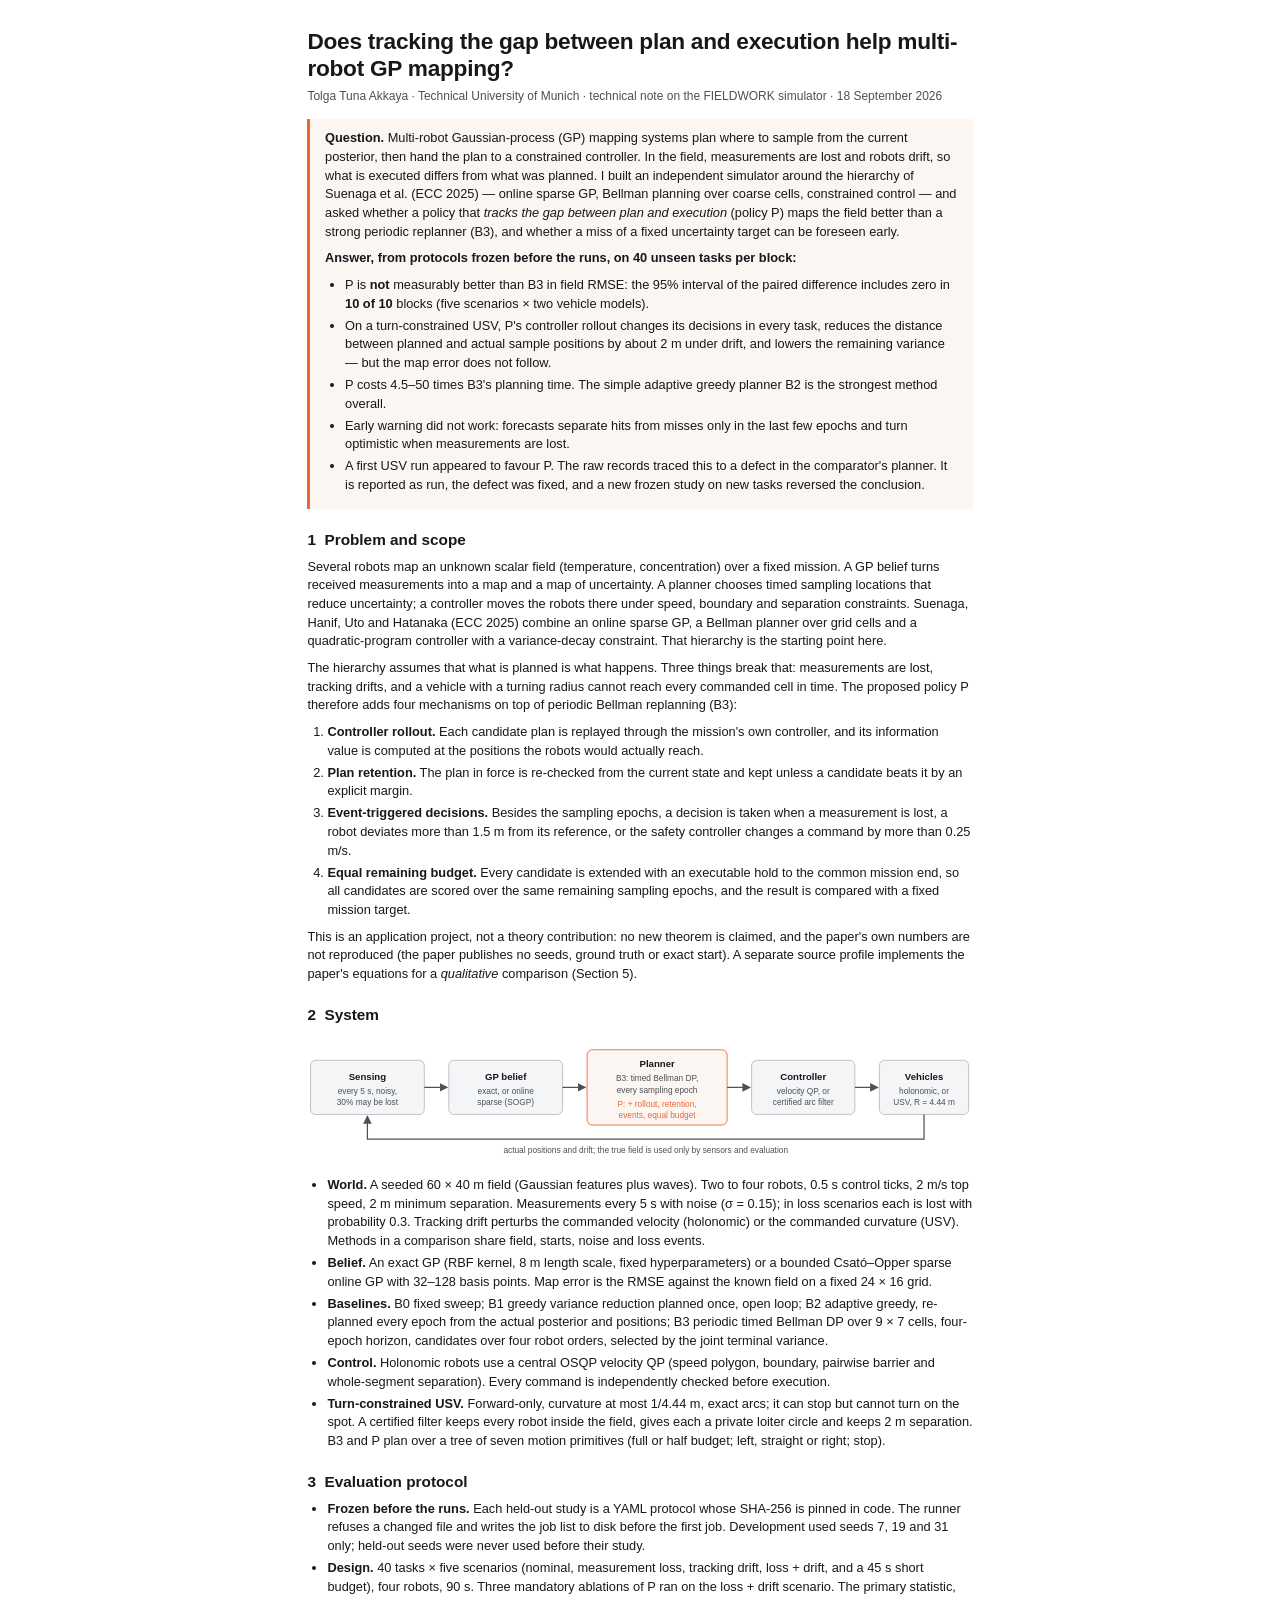
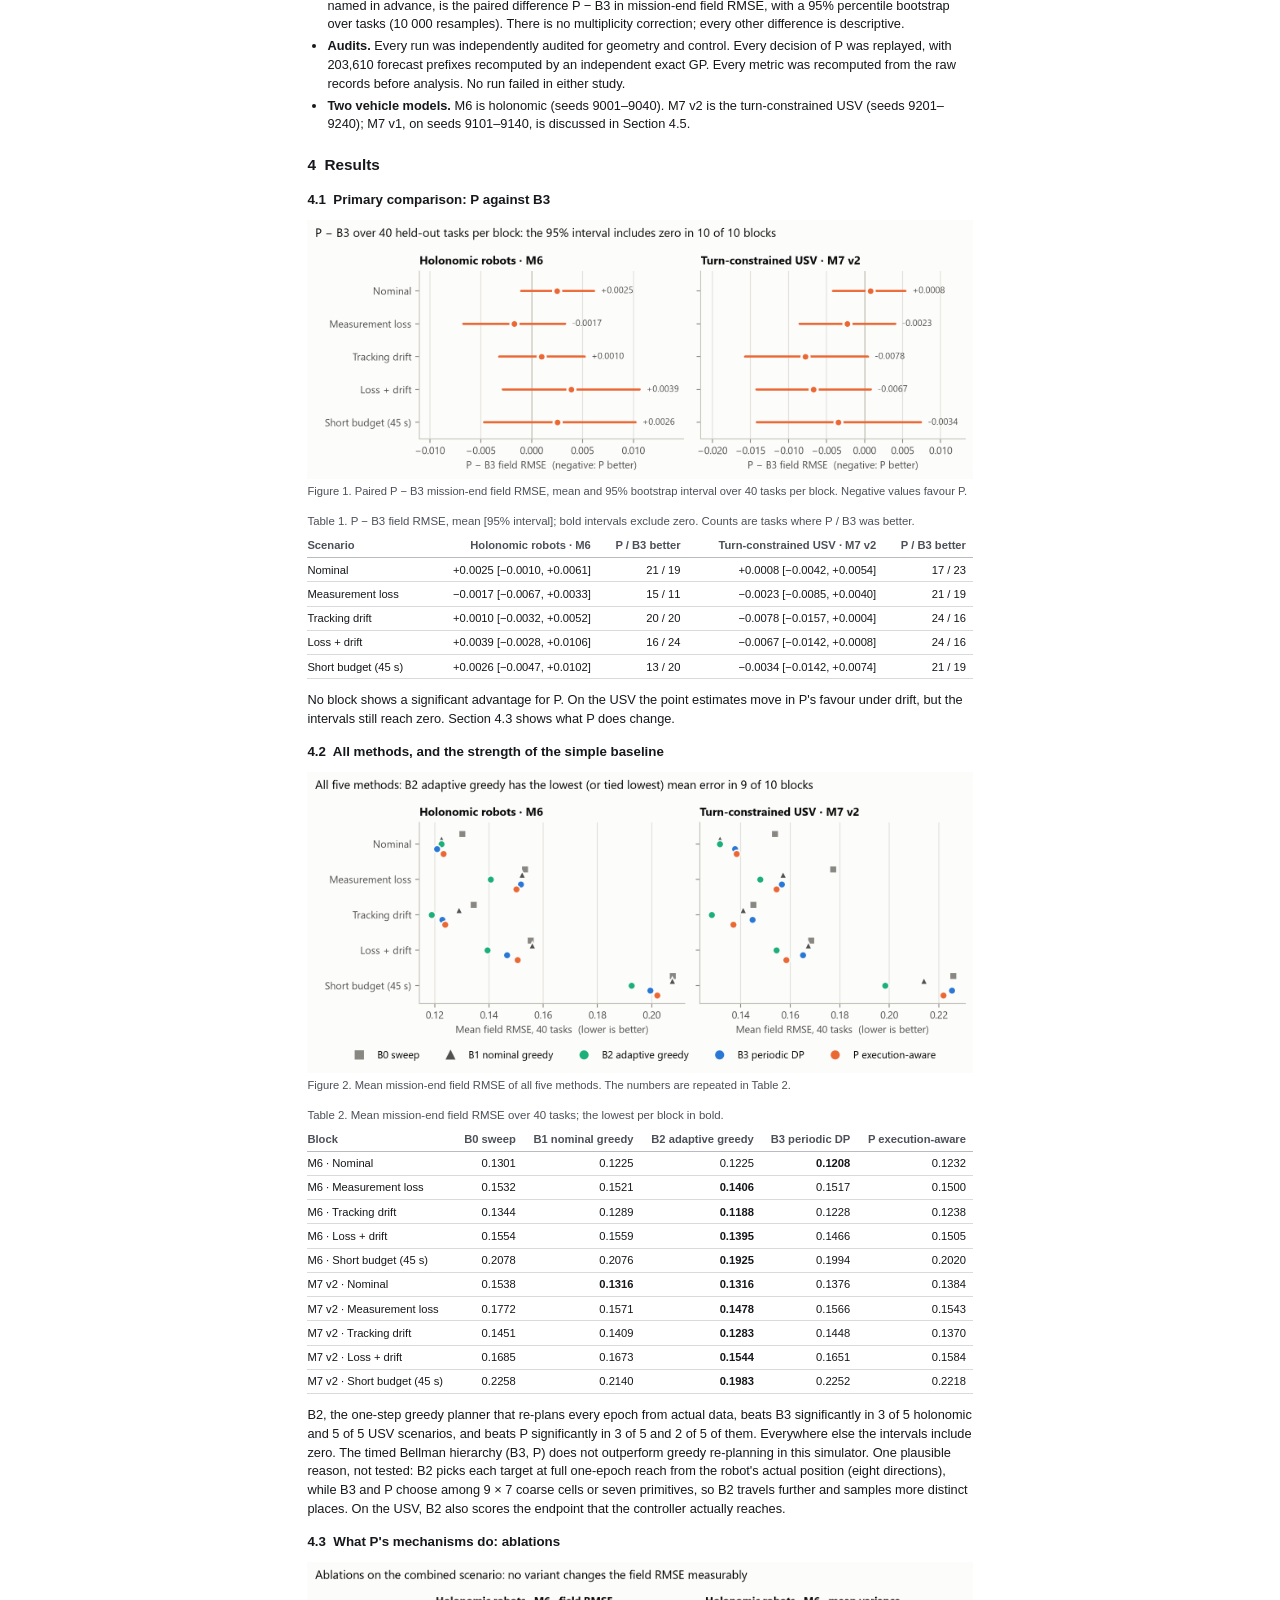
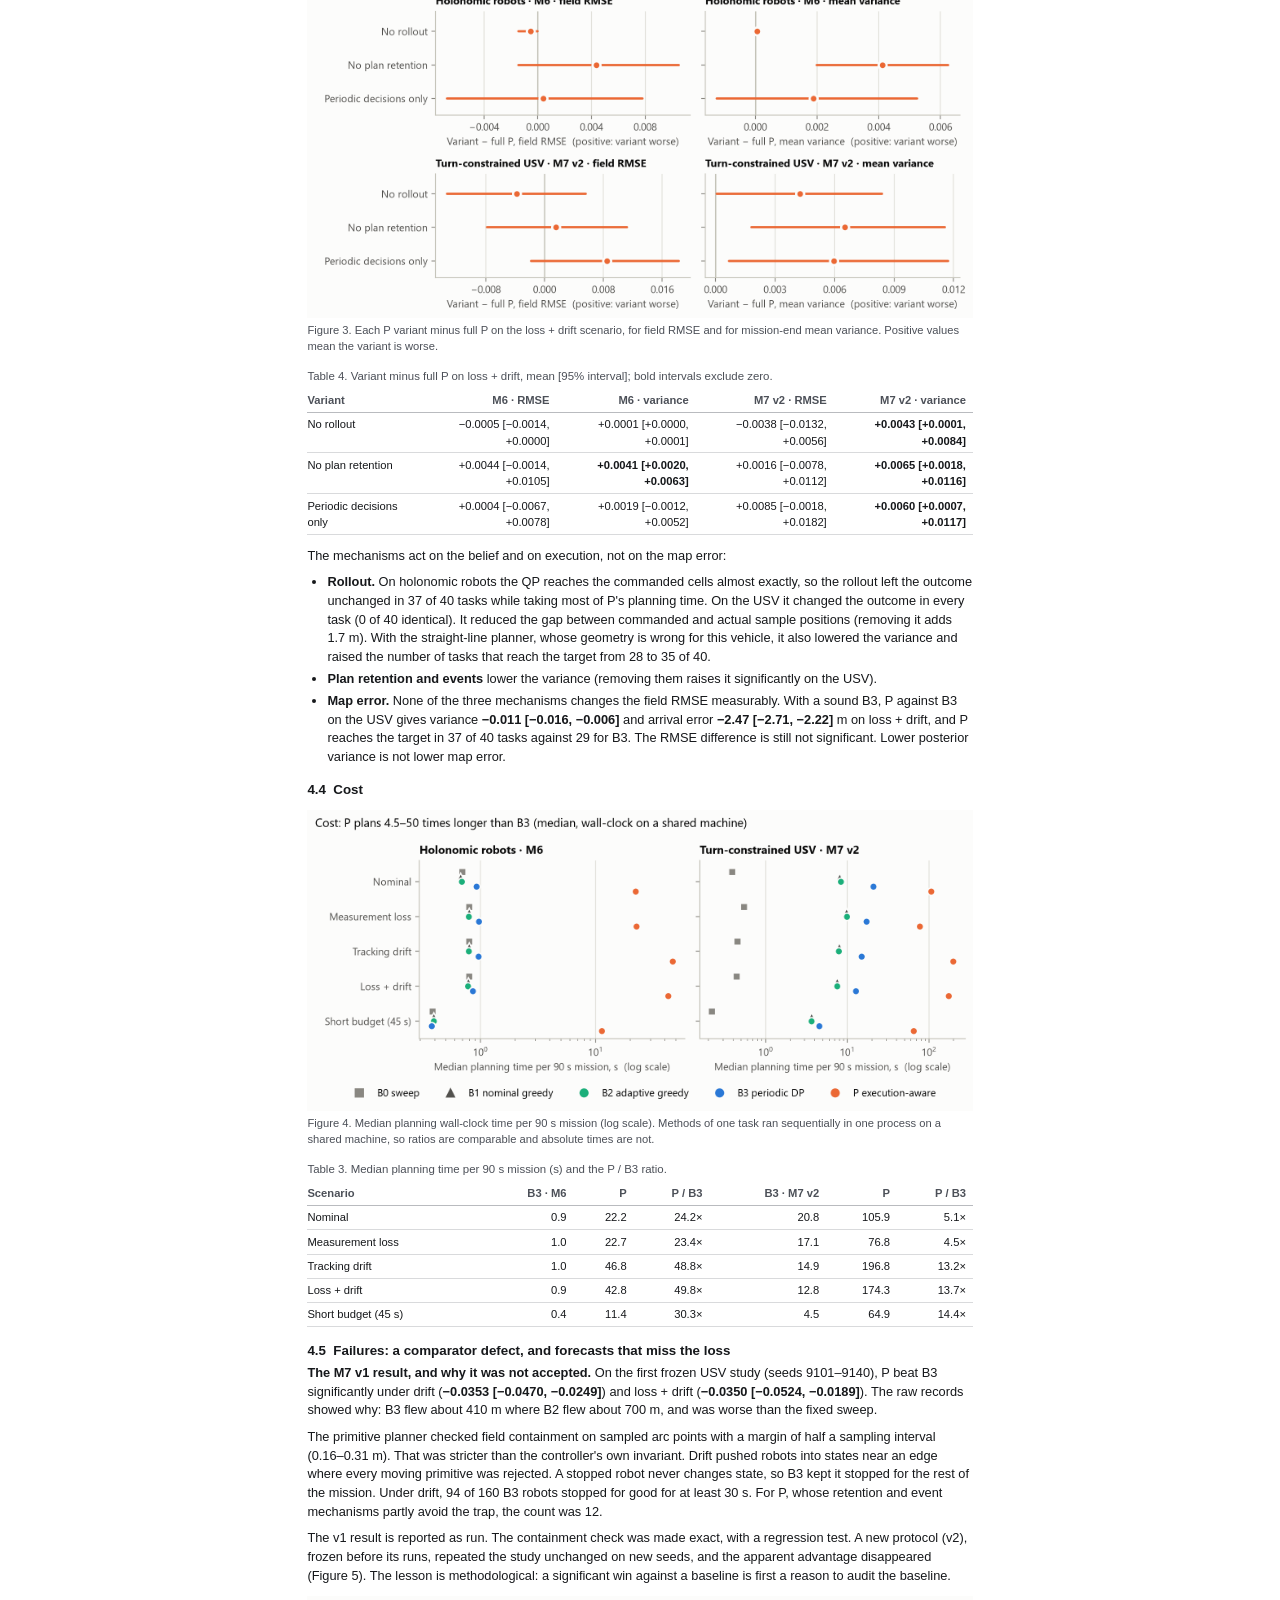
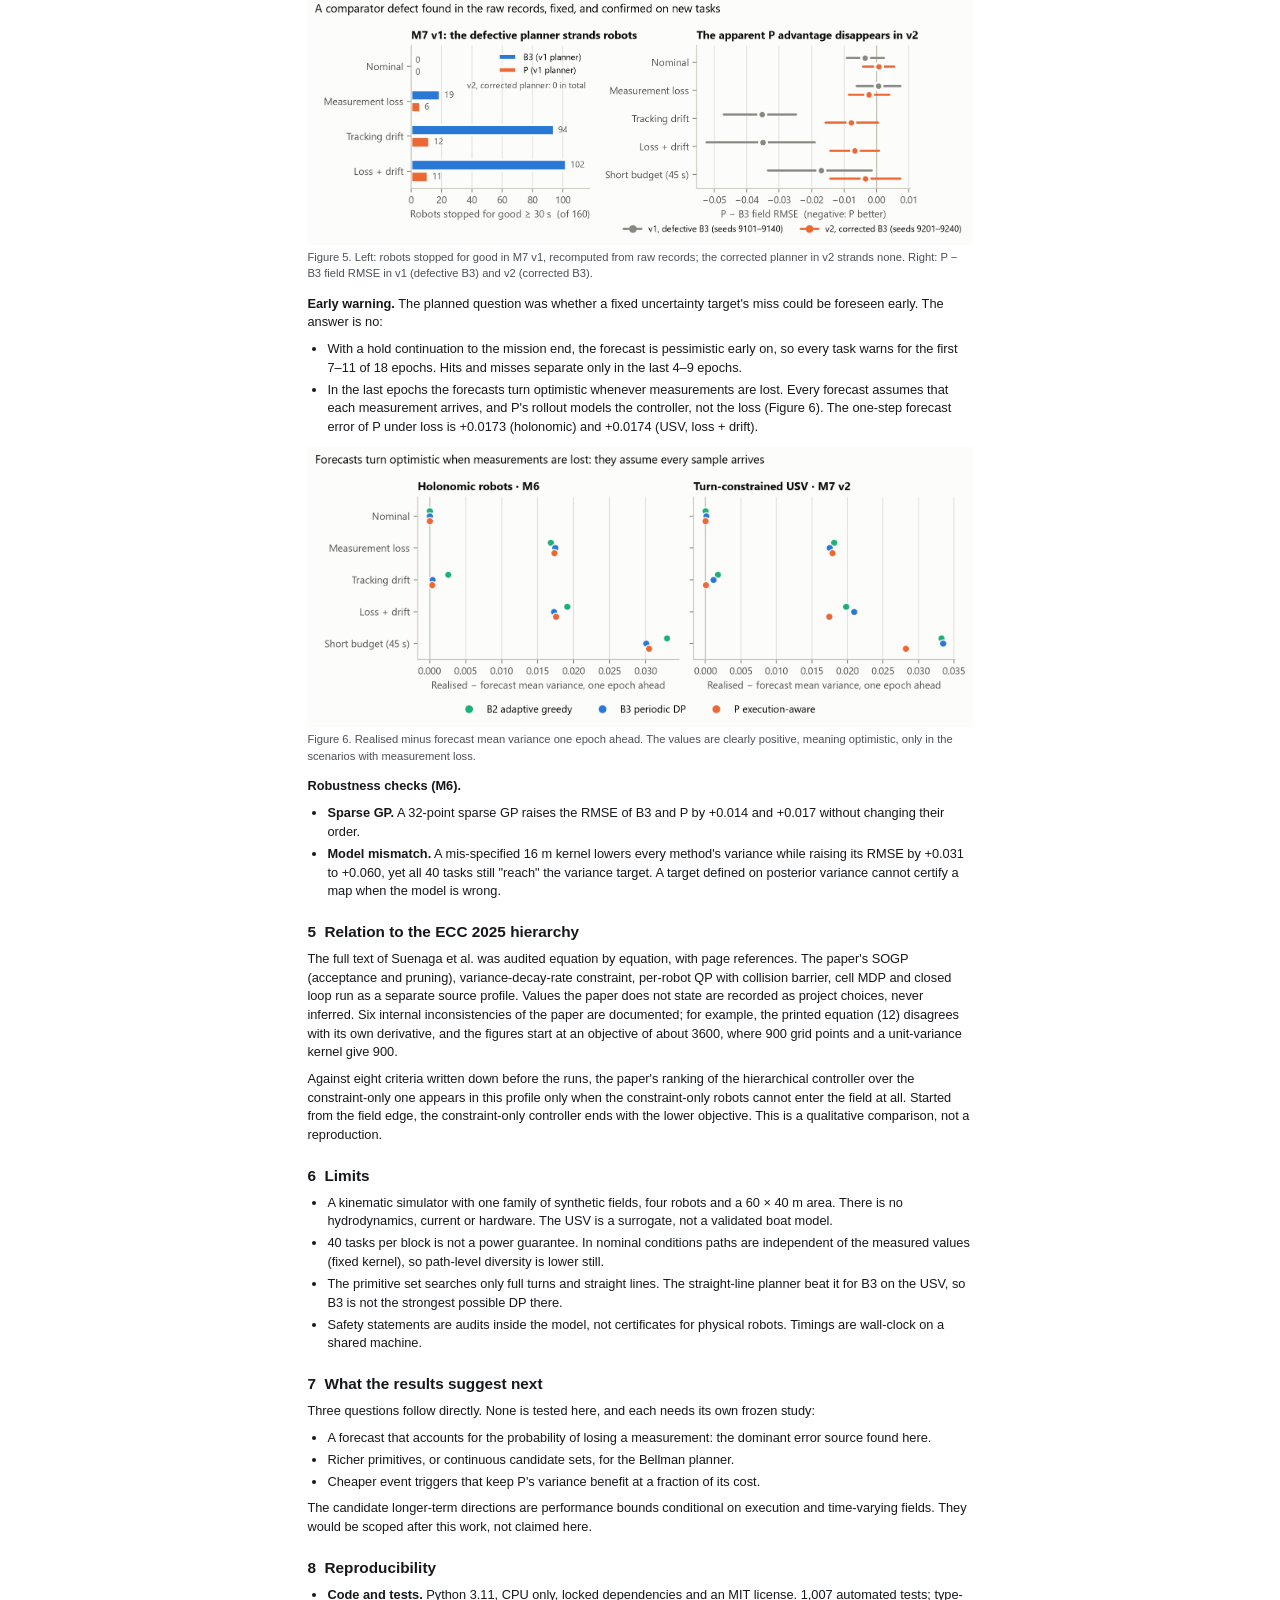
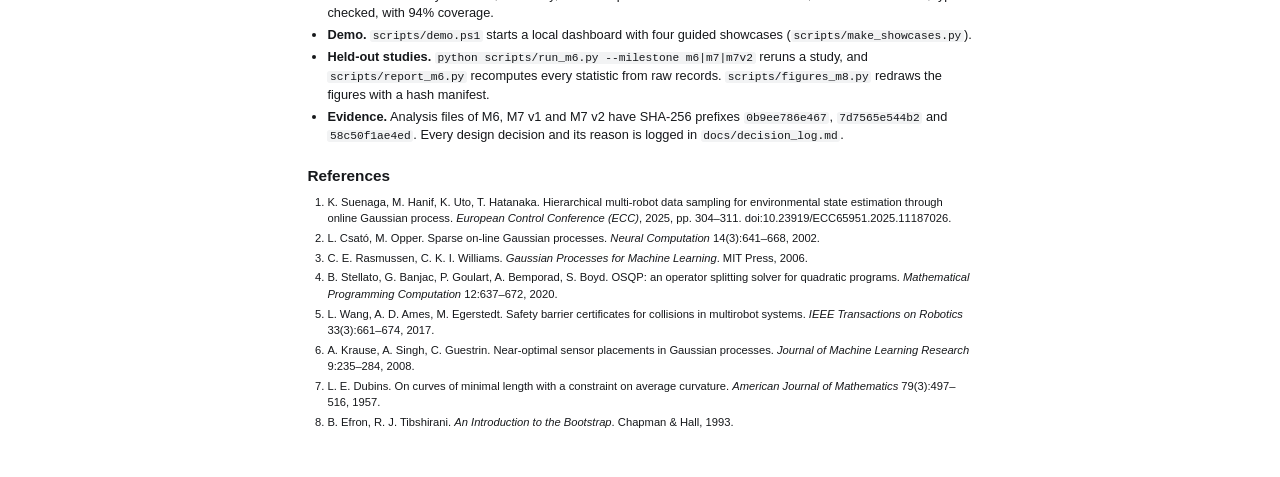
<file: docs/technical_note/technical_note.html>
<!doctype html>
<html lang="en">
<head>
<meta charset="utf-8" />
<title>FIELDWORK technical note</title>
<style>
  @page { size: A4; margin: 17mm 17mm 16mm; }
  :root { --ink: #16181b; --ink-2: #4c5058; --muted: #7a7e86; --rule: #d9dadc; --accent: #eb6834; --blue: #2a78d6; }
  html { color-scheme: light; }
  body { margin: 0; background: #ffffff; color: var(--ink); font: 9.6pt/1.46 "Segoe UI", "Helvetica Neue", Arial, sans-serif; }
  h1 { font-size: 17pt; line-height: 1.2; margin: 0 0 4pt; letter-spacing: -0.2pt; font-weight: 650; }
  .byline { color: var(--ink-2); font-size: 9pt; margin: 0 0 10pt; }
  h2 { font-size: 11.5pt; margin: 15pt 0 5pt; font-weight: 650; break-after: avoid; }
  h3 { font-size: 10pt; margin: 10pt 0 3pt; font-weight: 650; break-after: avoid; }
  p { margin: 0 0 6pt; }
  ul, ol { margin: 0 0 6pt; padding-left: 15pt; }
  li { margin: 0 0 2.5pt; }
  .summary { border-left: 2.5pt solid var(--accent); background: #fbf6f2; padding: 8pt 11pt; margin: 6pt 0 10pt; }
  .summary p:last-child, .summary ul:last-child { margin-bottom: 0; }
  figure { margin: 8pt 0 10pt; break-inside: avoid; }
  figure img { width: 100%; display: block; }
  figcaption { color: var(--ink-2); font-size: 8.4pt; margin-top: 3pt; }
  table { border-collapse: collapse; width: 100%; margin: 4pt 0 9pt; font-size: 8.4pt; font-variant-numeric: tabular-nums; break-inside: avoid; }
  th, td { padding: 2.6pt 5pt; border-bottom: 0.6pt solid var(--rule); text-align: right; vertical-align: top; }
  th { color: var(--ink-2); font-weight: 600; border-bottom: 0.9pt solid #b9bbbf; }
  th:first-child, td:first-child { text-align: left; padding-left: 0; }
  caption { caption-side: top; text-align: left; font-size: 8.6pt; color: var(--ink-2); padding-bottom: 3pt; }
  .sig { font-weight: 700; }
  .note { color: var(--ink-2); font-size: 8.4pt; }
  code { font-family: Consolas, "Cascadia Mono", monospace; font-size: 8.4pt; background: #f2f3f4; padding: 0 2pt; border-radius: 2pt; }
  .arch { margin: 6pt 0 8pt; }
  .arch svg { width: 100%; height: auto; display: block; }
  .refs li { font-size: 8.4pt; }
  .grid2 { display: grid; grid-template-columns: 1fr 1fr; gap: 12pt; }
  .keep { break-inside: avoid; }
  .page-break { break-before: page; }
  @media screen { body { max-width: 176mm; margin: 28px auto; padding: 0 16px; } }
</style>
</head>
<body>

<h1>Does tracking the gap between plan and execution help multi-robot GP mapping?</h1>
<p class="byline">Tolga Tuna Akkaya · Technical University of Munich · technical note on the FIELDWORK simulator · 18 September 2026</p>

<div class="summary">
<p><strong>Question.</strong> Multi-robot Gaussian-process (GP) mapping systems plan where to sample from the current posterior, then hand the plan to a constrained controller. In the field, measurements are lost and robots drift, so what is executed differs from what was planned. I built an independent simulator around the hierarchy of Suenaga et al. (ECC 2025) — online sparse GP, Bellman planning over coarse cells, constrained control — and asked whether a policy that <em>tracks the gap between plan and execution</em> (policy P) maps the field better than a strong periodic replanner (B3), and whether a miss of a fixed uncertainty target can be foreseen early.</p>
<p><strong>Answer, from protocols frozen before the runs, on 40 unseen tasks per block:</strong></p>
<ul>
<li>P is <strong>not</strong> measurably better than B3 in field RMSE: the 95% interval of the paired difference includes zero in <strong>10 of 10</strong> blocks (five scenarios × two vehicle models).</li>
<li>On a turn-constrained USV, P's controller rollout changes its decisions in every task, reduces the distance between planned and actual sample positions by about 2 m under drift, and lowers the remaining variance — but the map error does not follow.</li>
<li>P costs 4.5–50 times B3's planning time. The simple adaptive greedy planner B2 is the strongest method overall.</li>
<li>Early warning did not work: forecasts separate hits from misses only in the last few epochs and turn optimistic when measurements are lost.</li>
<li>A first USV run appeared to favour P. The raw records traced this to a defect in the comparator's planner. It is reported as run, the defect was fixed, and a new frozen study on new tasks reversed the conclusion.</li>
</ul>
</div>

<h2>1&nbsp; Problem and scope</h2>
<p>Several robots map an unknown scalar field (temperature, concentration) over a fixed mission. A GP belief turns received measurements into a map and a map of uncertainty. A planner chooses timed sampling locations that reduce uncertainty; a controller moves the robots there under speed, boundary and separation constraints. Suenaga, Hanif, Uto and Hatanaka (ECC 2025) combine an online sparse GP, a Bellman planner over grid cells and a quadratic-program controller with a variance-decay constraint. That hierarchy is the starting point here.</p>
<p>The hierarchy assumes that what is planned is what happens. Three things break that: measurements are lost, tracking drifts, and a vehicle with a turning radius cannot reach every commanded cell in time. The proposed policy P therefore adds four mechanisms on top of periodic Bellman replanning (B3):</p>
<ol>
<li><strong>Controller rollout.</strong> Each candidate plan is replayed through the mission's own controller, and its information value is computed at the positions the robots would actually reach.</li>
<li><strong>Plan retention.</strong> The plan in force is re-checked from the current state and kept unless a candidate beats it by an explicit margin.</li>
<li><strong>Event-triggered decisions.</strong> Besides the sampling epochs, a decision is taken when a measurement is lost, a robot deviates more than 1.5 m from its reference, or the safety controller changes a command by more than 0.25 m/s.</li>
<li><strong>Equal remaining budget.</strong> Every candidate is extended with an executable hold to the common mission end, so all candidates are scored over the same remaining sampling epochs, and the result is compared with a fixed mission target.</li>
</ol>
<p>This is an application project, not a theory contribution: no new theorem is claimed, and the paper's own numbers are not reproduced (the paper publishes no seeds, ground truth or exact start). A separate source profile implements the paper's equations for a <em>qualitative</em> comparison (Section 5).</p>

<h2>2&nbsp; System</h2>
<div class="arch">
<svg viewBox="0 0 760 150" role="img" aria-label="Closed loop: sensing, GP belief, planner, controller, vehicles">
  <defs><marker id="a" viewBox="0 0 8 8" refX="7" refY="4" markerWidth="7" markerHeight="7" orient="auto"><path d="M0 0 8 4 0 8z" fill="#4c5058"/></marker></defs>
  <g font-family="Segoe UI, Arial, sans-serif" font-size="11" fill="#16181b">
    <rect x="4" y="30" width="130" height="62" rx="6" fill="#f4f5f6" stroke="#b9bbbf"/>
    <text x="69" y="52" text-anchor="middle" font-weight="600">Sensing</text>
    <text x="69" y="68" text-anchor="middle" font-size="9.5" fill="#4c5058">every 5 s, noisy,</text>
    <text x="69" y="81" text-anchor="middle" font-size="9.5" fill="#4c5058">30% may be lost</text>
    <rect x="162" y="30" width="130" height="62" rx="6" fill="#f4f5f6" stroke="#b9bbbf"/>
    <text x="227" y="52" text-anchor="middle" font-weight="600">GP belief</text>
    <text x="227" y="68" text-anchor="middle" font-size="9.5" fill="#4c5058">exact, or online</text>
    <text x="227" y="81" text-anchor="middle" font-size="9.5" fill="#4c5058">sparse (SOGP)</text>
    <rect x="320" y="18" width="160" height="86" rx="6" fill="#fbf6f2" stroke="#eb6834"/>
    <text x="400" y="38" text-anchor="middle" font-weight="600">Planner</text>
    <text x="400" y="54" text-anchor="middle" font-size="9.5" fill="#4c5058">B3: timed Bellman DP,</text>
    <text x="400" y="67" text-anchor="middle" font-size="9.5" fill="#4c5058">every sampling epoch</text>
    <text x="400" y="83" text-anchor="middle" font-size="9.5" fill="#eb6834">P: + rollout, retention,</text>
    <text x="400" y="96" text-anchor="middle" font-size="9.5" fill="#eb6834">events, equal budget</text>
    <rect x="508" y="30" width="118" height="62" rx="6" fill="#f4f5f6" stroke="#b9bbbf"/>
    <text x="567" y="52" text-anchor="middle" font-weight="600">Controller</text>
    <text x="567" y="68" text-anchor="middle" font-size="9.5" fill="#4c5058">velocity QP, or</text>
    <text x="567" y="81" text-anchor="middle" font-size="9.5" fill="#4c5058">certified arc filter</text>
    <rect x="654" y="30" width="102" height="62" rx="6" fill="#f4f5f6" stroke="#b9bbbf"/>
    <text x="705" y="52" text-anchor="middle" font-weight="600">Vehicles</text>
    <text x="705" y="68" text-anchor="middle" font-size="9.5" fill="#4c5058">holonomic, or</text>
    <text x="705" y="81" text-anchor="middle" font-size="9.5" fill="#4c5058">USV, R = 4.44 m</text>
    <g stroke="#4c5058" stroke-width="1.4" fill="none" marker-end="url(#a)">
      <path d="M134 61h26"/><path d="M292 61h26"/><path d="M480 61h26"/><path d="M626 61h26"/>
      <path d="M705 92v28H69V94"/>
    </g>
    <text x="387" y="136" text-anchor="middle" font-size="9.5" fill="#4c5058">actual positions and drift; the true field is used only by sensors and evaluation</text>
  </g>
</svg>
</div>
<ul>
<li><strong>World.</strong> A seeded 60 × 40 m field (Gaussian features plus waves). Two to four robots, 0.5 s control ticks, 2 m/s top speed, 2 m minimum separation. Measurements every 5 s with noise (σ = 0.15); in loss scenarios each is lost with probability 0.3. Tracking drift perturbs the commanded velocity (holonomic) or the commanded curvature (USV). Methods in a comparison share field, starts, noise and loss events.</li>
<li><strong>Belief.</strong> An exact GP (RBF kernel, 8 m length scale, fixed hyperparameters) or a bounded Csató–Opper sparse online GP with 32–128 basis points. Map error is the RMSE against the known field on a fixed 24 × 16 grid.</li>
<li><strong>Baselines.</strong> B0 fixed sweep; B1 greedy variance reduction planned once, open loop; B2 adaptive greedy, re-planned every epoch from the actual posterior and positions; B3 periodic timed Bellman DP over 9 × 7 cells, four-epoch horizon, candidates over four robot orders, selected by the joint terminal variance.</li>
<li><strong>Control.</strong> Holonomic robots use a central OSQP velocity QP (speed polygon, boundary, pairwise barrier and whole-segment separation). Every command is independently checked before execution.</li>
<li><strong>Turn-constrained USV.</strong> Forward-only, curvature at most 1/4.44 m, exact arcs; it can stop but cannot turn on the spot. A certified filter keeps every robot inside the field, gives each a private loiter circle and keeps 2 m separation. B3 and P plan over a tree of seven motion primitives (full or half budget; left, straight or right; stop).</li>
</ul>

<h2>3&nbsp; Evaluation protocol</h2>
<ul>
<li><strong>Frozen before the runs.</strong> Each held-out study is a YAML protocol whose SHA-256 is pinned in code. The runner refuses a changed file and writes the job list to disk before the first job. Development used seeds 7, 19 and 31 only; held-out seeds were never used before their study.</li>
<li><strong>Design.</strong> 40 tasks × five scenarios (nominal, measurement loss, tracking drift, loss + drift, and a 45 s short budget), four robots, 90 s. Three mandatory ablations of P ran on the loss + drift scenario. The primary statistic, named in advance, is the paired difference P − B3 in mission-end field RMSE, with a 95% percentile bootstrap over tasks (10 000 resamples). There is no multiplicity correction; every other difference is descriptive.</li>
<li><strong>Audits.</strong> Every run was independently audited for geometry and control. Every decision of P was replayed, with 203,610 forecast prefixes recomputed by an independent exact GP. Every metric was recomputed from the raw records before analysis. No run failed in either study.</li>
<li><strong>Two vehicle models.</strong> M6 is holonomic (seeds 9001–9040). M7 v2 is the turn-constrained USV (seeds 9201–9240); M7 v1, on seeds 9101–9140, is discussed in Section 4.5.</li>
</ul>

<h2>4&nbsp; Results</h2>
<h3>4.1&nbsp; Primary comparison: P against B3</h3>
<figure><img src="../../reports/figures/m8/01_primary_p_minus_b3.png" alt="Forest plot of P minus B3 field RMSE by scenario for both vehicle models"/><figcaption>Figure 1. Paired P − B3 mission-end field RMSE, mean and 95% bootstrap interval over 40 tasks per block. Negative values favour P.</figcaption></figure>
<table><caption>Table 1. P − B3 field RMSE, mean [95% interval]; bold intervals exclude zero. Counts are tasks where P / B3 was better.</caption><thead><tr><th>Scenario</th><th>Holonomic robots · M6</th><th>P / B3 better</th><th>Turn-constrained USV · M7 v2</th><th>P / B3 better</th></tr></thead><tbody><tr><td>Nominal</td><td>+0.0025 [−0.0010, +0.0061]</td><td>21 / 19</td><td>+0.0008 [−0.0042, +0.0054]</td><td>17 / 23</td></tr><tr><td>Measurement loss</td><td>−0.0017 [−0.0067, +0.0033]</td><td>15 / 11</td><td>−0.0023 [−0.0085, +0.0040]</td><td>21 / 19</td></tr><tr><td>Tracking drift</td><td>+0.0010 [−0.0032, +0.0052]</td><td>20 / 20</td><td>−0.0078 [−0.0157, +0.0004]</td><td>24 / 16</td></tr><tr><td>Loss + drift</td><td>+0.0039 [−0.0028, +0.0106]</td><td>16 / 24</td><td>−0.0067 [−0.0142, +0.0008]</td><td>24 / 16</td></tr><tr><td>Short budget (45 s)</td><td>+0.0026 [−0.0047, +0.0102]</td><td>13 / 20</td><td>−0.0034 [−0.0142, +0.0074]</td><td>21 / 19</td></tr></tbody></table>
<p>No block shows a significant advantage for P. On the USV the point estimates move in P's favour under drift, but the intervals still reach zero. Section 4.3 shows what P does change.</p>

<h3>4.2&nbsp; All methods, and the strength of the simple baseline</h3>
<figure><img src="../../reports/figures/m8/02_methods_rmse.png" alt="Mean field RMSE of five methods per scenario for both vehicle models"/><figcaption>Figure 2. Mean mission-end field RMSE of all five methods. The numbers are repeated in Table 2.</figcaption></figure>
<table><caption>Table 2. Mean mission-end field RMSE over 40 tasks; the lowest per block in bold.</caption><thead><tr><th>Block</th><th>B0 sweep</th><th>B1 nominal greedy</th><th>B2 adaptive greedy</th><th>B3 periodic DP</th><th>P execution-aware</th></tr></thead><tbody><tr><td>M6 · Nominal</td><td>0.1301</td><td>0.1225</td><td>0.1225</td><td><span class="sig">0.1208</span></td><td>0.1232</td></tr><tr><td>M6 · Measurement loss</td><td>0.1532</td><td>0.1521</td><td><span class="sig">0.1406</span></td><td>0.1517</td><td>0.1500</td></tr><tr><td>M6 · Tracking drift</td><td>0.1344</td><td>0.1289</td><td><span class="sig">0.1188</span></td><td>0.1228</td><td>0.1238</td></tr><tr><td>M6 · Loss + drift</td><td>0.1554</td><td>0.1559</td><td><span class="sig">0.1395</span></td><td>0.1466</td><td>0.1505</td></tr><tr><td>M6 · Short budget (45 s)</td><td>0.2078</td><td>0.2076</td><td><span class="sig">0.1925</span></td><td>0.1994</td><td>0.2020</td></tr><tr><td>M7 v2 · Nominal</td><td>0.1538</td><td><span class="sig">0.1316</span></td><td><span class="sig">0.1316</span></td><td>0.1376</td><td>0.1384</td></tr><tr><td>M7 v2 · Measurement loss</td><td>0.1772</td><td>0.1571</td><td><span class="sig">0.1478</span></td><td>0.1566</td><td>0.1543</td></tr><tr><td>M7 v2 · Tracking drift</td><td>0.1451</td><td>0.1409</td><td><span class="sig">0.1283</span></td><td>0.1448</td><td>0.1370</td></tr><tr><td>M7 v2 · Loss + drift</td><td>0.1685</td><td>0.1673</td><td><span class="sig">0.1544</span></td><td>0.1651</td><td>0.1584</td></tr><tr><td>M7 v2 · Short budget (45 s)</td><td>0.2258</td><td>0.2140</td><td><span class="sig">0.1983</span></td><td>0.2252</td><td>0.2218</td></tr></tbody></table>
<p>B2, the one-step greedy planner that re-plans every epoch from actual data, beats B3 significantly in 3 of 5 holonomic and 5 of 5 USV scenarios, and beats P significantly in 3 of 5 and 2 of 5 of them. Everywhere else the intervals include zero. The timed Bellman hierarchy (B3, P) does not outperform greedy re-planning in this simulator. One plausible reason, not tested: B2 picks each target at full one-epoch reach from the robot's actual position (eight directions), while B3 and P choose among 9 × 7 coarse cells or seven primitives, so B2 travels further and samples more distinct places. On the USV, B2 also scores the endpoint that the controller actually reaches.</p>

<h3>4.3&nbsp; What P's mechanisms do: ablations</h3>
<figure><img src="../../reports/figures/m8/03_ablations.png" alt="Ablation forest plots for field RMSE and mean variance on both vehicle models"/><figcaption>Figure 3. Each P variant minus full P on the loss + drift scenario, for field RMSE and for mission-end mean variance. Positive values mean the variant is worse.</figcaption></figure>
<table><caption>Table 4. Variant minus full P on loss + drift, mean [95% interval]; bold intervals exclude zero.</caption><thead><tr><th>Variant</th><th>M6 · RMSE</th><th>M6 · variance</th><th>M7 v2 · RMSE</th><th>M7 v2 · variance</th></tr></thead><tbody><tr><td>No rollout</td><td>−0.0005 [−0.0014, +0.0000]</td><td>+0.0001 [+0.0000, +0.0001]</td><td>−0.0038 [−0.0132, +0.0056]</td><td><span class="sig">+0.0043 [+0.0001, +0.0084]</span></td></tr><tr><td>No plan retention</td><td>+0.0044 [−0.0014, +0.0105]</td><td><span class="sig">+0.0041 [+0.0020, +0.0063]</span></td><td>+0.0016 [−0.0078, +0.0112]</td><td><span class="sig">+0.0065 [+0.0018, +0.0116]</span></td></tr><tr><td>Periodic decisions only</td><td>+0.0004 [−0.0067, +0.0078]</td><td>+0.0019 [−0.0012, +0.0052]</td><td>+0.0085 [−0.0018, +0.0182]</td><td><span class="sig">+0.0060 [+0.0007, +0.0117]</span></td></tr></tbody></table>
<p>The mechanisms act on the belief and on execution, not on the map error:</p>
<ul>
<li><strong>Rollout.</strong> On holonomic robots the QP reaches the commanded cells almost exactly, so the rollout left the outcome unchanged in 37 of 40 tasks while taking most of P's planning time. On the USV it changed the outcome in every task (0 of 40 identical). It reduced the gap between commanded and actual sample positions (removing it adds 1.7 m). With the straight-line planner, whose geometry is wrong for this vehicle, it also lowered the variance and raised the number of tasks that reach the target from 28 to 35 of 40.</li>
<li><strong>Plan retention and events</strong> lower the variance (removing them raises it significantly on the USV).</li>
<li><strong>Map error.</strong> None of the three mechanisms changes the field RMSE measurably. With a sound B3, P against B3 on the USV gives variance <span class="sig">−0.011 [−0.016, −0.006]</span> and arrival error <span class="sig">−2.47 [−2.71, −2.22]</span> m on loss + drift, and P reaches the target in 37 of 40 tasks against 29 for B3. The RMSE difference is still not significant. Lower posterior variance is not lower map error.</li>
</ul>

<h3>4.4&nbsp; Cost</h3>
<figure><img src="../../reports/figures/m8/04_planning_cost.png" alt="Median planning time per mission for five methods, log scale"/><figcaption>Figure 4. Median planning wall-clock time per 90 s mission (log scale). Methods of one task ran sequentially in one process on a shared machine, so ratios are comparable and absolute times are not.</figcaption></figure>
<table><caption>Table 3. Median planning time per 90 s mission (s) and the P / B3 ratio.</caption><thead><tr><th>Scenario</th><th>B3 · M6</th><th>P</th><th>P / B3</th><th>B3 · M7 v2</th><th>P</th><th>P / B3</th></tr></thead><tbody><tr><td>Nominal</td><td>0.9</td><td>22.2</td><td>24.2×</td><td>20.8</td><td>105.9</td><td>5.1×</td></tr><tr><td>Measurement loss</td><td>1.0</td><td>22.7</td><td>23.4×</td><td>17.1</td><td>76.8</td><td>4.5×</td></tr><tr><td>Tracking drift</td><td>1.0</td><td>46.8</td><td>48.8×</td><td>14.9</td><td>196.8</td><td>13.2×</td></tr><tr><td>Loss + drift</td><td>0.9</td><td>42.8</td><td>49.8×</td><td>12.8</td><td>174.3</td><td>13.7×</td></tr><tr><td>Short budget (45 s)</td><td>0.4</td><td>11.4</td><td>30.3×</td><td>4.5</td><td>64.9</td><td>14.4×</td></tr></tbody></table>

<h3>4.5&nbsp; Failures: a comparator defect, and forecasts that miss the loss</h3>
<p><strong>The M7 v1 result, and why it was not accepted.</strong> On the first frozen USV study (seeds 9101–9140), P beat B3 significantly under drift (<span class="sig">−0.0353 [−0.0470, −0.0249]</span>) and loss + drift (<span class="sig">−0.0350 [−0.0524, −0.0189]</span>). The raw records showed why: B3 flew about 410 m where B2 flew about 700 m, and was worse than the fixed sweep.</p>
<p>The primitive planner checked field containment on sampled arc points with a margin of half a sampling interval (0.16–0.31 m). That was stricter than the controller's own invariant. Drift pushed robots into states near an edge where every moving primitive was rejected. A stopped robot never changes state, so B3 kept it stopped for the rest of the mission. Under drift, 94 of 160 B3 robots stopped for good for at least 30 s. For P, whose retention and event mechanisms partly avoid the trap, the count was 12.</p>
<p>The v1 result is reported as run. The containment check was made exact, with a regression test. A new protocol (v2), frozen before its runs, repeated the study unchanged on new seeds, and the apparent advantage disappeared (Figure 5). The lesson is methodological: a significant win against a baseline is first a reason to audit the baseline.</p>
<figure><img src="../../reports/figures/m8/05_comparator_defect.png" alt="Robots stranded by the defective planner, and the P minus B3 difference before and after the fix"/><figcaption>Figure 5. Left: robots stopped for good in M7 v1, recomputed from raw records; the corrected planner in v2 strands none. Right: P − B3 field RMSE in v1 (defective B3) and v2 (corrected B3).</figcaption></figure>
<p><strong>Early warning.</strong> The planned question was whether a fixed uncertainty target's miss could be foreseen early. The answer is no:</p>
<ul>
<li>With a hold continuation to the mission end, the forecast is pessimistic early on, so every task warns for the first 7–11 of 18 epochs. Hits and misses separate only in the last 4–9 epochs.</li>
<li>In the last epochs the forecasts turn optimistic whenever measurements are lost. Every forecast assumes that each measurement arrives, and P's rollout models the controller, not the loss (Figure 6). The one-step forecast error of P under loss is +0.0173 (holonomic) and +0.0174 (USV, loss + drift).</li>
</ul>
<figure><img src="../../reports/figures/m8/06_forecast_optimism.png" alt="One-step forecast error by scenario for B2, B3 and P"/><figcaption>Figure 6. Realised minus forecast mean variance one epoch ahead. The values are clearly positive, meaning optimistic, only in the scenarios with measurement loss.</figcaption></figure>
<p><strong>Robustness checks (M6).</strong></p>
<ul>
<li><strong>Sparse GP.</strong> A 32-point sparse GP raises the RMSE of B3 and P by +0.014 and +0.017 without changing their order.</li>
<li><strong>Model mismatch.</strong> A mis-specified 16 m kernel lowers every method's variance while raising its RMSE by +0.031 to +0.060, yet all 40 tasks still "reach" the variance target. A target defined on posterior variance cannot certify a map when the model is wrong.</li>
</ul>

<h2>5&nbsp; Relation to the ECC 2025 hierarchy</h2>
<p>The full text of Suenaga et al. was audited equation by equation, with page references. The paper's SOGP (acceptance and pruning), variance-decay-rate constraint, per-robot QP with collision barrier, cell MDP and closed loop run as a separate source profile. Values the paper does not state are recorded as project choices, never inferred. Six internal inconsistencies of the paper are documented; for example, the printed equation (12) disagrees with its own derivative, and the figures start at an objective of about 3600, where 900 grid points and a unit-variance kernel give 900.</p>
<p>Against eight criteria written down before the runs, the paper's ranking of the hierarchical controller over the constraint-only one appears in this profile only when the constraint-only robots cannot enter the field at all. Started from the field edge, the constraint-only controller ends with the lower objective. This is a qualitative comparison, not a reproduction.</p>

<h2>6&nbsp; Limits</h2>
<ul>
<li>A kinematic simulator with one family of synthetic fields, four robots and a 60 × 40 m area. There is no hydrodynamics, current or hardware. The USV is a surrogate, not a validated boat model.</li>
<li>40 tasks per block is not a power guarantee. In nominal conditions paths are independent of the measured values (fixed kernel), so path-level diversity is lower still.</li>
<li>The primitive set searches only full turns and straight lines. The straight-line planner beat it for B3 on the USV, so B3 is not the strongest possible DP there.</li>
<li>Safety statements are audits inside the model, not certificates for physical robots. Timings are wall-clock on a shared machine.</li>
</ul>

<h2>7&nbsp; What the results suggest next</h2>
<p>Three questions follow directly. None is tested here, and each needs its own frozen study:</p>
<ul>
<li>A forecast that accounts for the probability of losing a measurement: the dominant error source found here.</li>
<li>Richer primitives, or continuous candidate sets, for the Bellman planner.</li>
<li>Cheaper event triggers that keep P's variance benefit at a fraction of its cost.</li>
</ul>
<p>The candidate longer-term directions are performance bounds conditional on execution and time-varying fields. They would be scoped after this work, not claimed here.</p>

<h2>8&nbsp; Reproducibility</h2>
<ul>
<li><strong>Code and tests.</strong> Python 3.11, CPU only, locked dependencies and an MIT license. 1,007 automated tests; type-checked, with 94% coverage.</li>
<li><strong>Demo.</strong> <code>scripts/demo.ps1</code> starts a local dashboard with four guided showcases (<code>scripts/make_showcases.py</code>).</li>
<li><strong>Held-out studies.</strong> <code>python scripts/run_m6.py --milestone m6|m7|m7v2</code> reruns a study, and <code>scripts/report_m6.py</code> recomputes every statistic from raw records. <code>scripts/figures_m8.py</code> redraws the figures with a hash manifest.</li>
<li><strong>Evidence.</strong> Analysis files of M6, M7 v1 and M7 v2 have SHA-256 prefixes <code>0b9ee786e467</code>, <code>7d7565e544b2</code> and <code>58c50f1ae4ed</code>. Every design decision and its reason is logged in <code>docs/decision_log.md</code>.</li>
</ul>

<h2>References</h2>
<ol class="refs">
<li>K. Suenaga, M. Hanif, K. Uto, T. Hatanaka. Hierarchical multi-robot data sampling for environmental state estimation through online Gaussian process. <em>European Control Conference (ECC)</em>, 2025, pp. 304–311. doi:10.23919/ECC65951.2025.11187026.</li>
<li>L. Csató, M. Opper. Sparse on-line Gaussian processes. <em>Neural Computation</em> 14(3):641–668, 2002.</li>
<li>C. E. Rasmussen, C. K. I. Williams. <em>Gaussian Processes for Machine Learning</em>. MIT Press, 2006.</li>
<li>B. Stellato, G. Banjac, P. Goulart, A. Bemporad, S. Boyd. OSQP: an operator splitting solver for quadratic programs. <em>Mathematical Programming Computation</em> 12:637–672, 2020.</li>
<li>L. Wang, A. D. Ames, M. Egerstedt. Safety barrier certificates for collisions in multirobot systems. <em>IEEE Transactions on Robotics</em> 33(3):661–674, 2017.</li>
<li>A. Krause, A. Singh, C. Guestrin. Near-optimal sensor placements in Gaussian processes. <em>Journal of Machine Learning Research</em> 9:235–284, 2008.</li>
<li>L. E. Dubins. On curves of minimal length with a constraint on average curvature. <em>American Journal of Mathematics</em> 79(3):497–516, 1957.</li>
<li>B. Efron, R. J. Tibshirani. <em>An Introduction to the Bootstrap</em>. Chapman &amp; Hall, 1993.</li>
</ol>
</body>
</html>
</file>
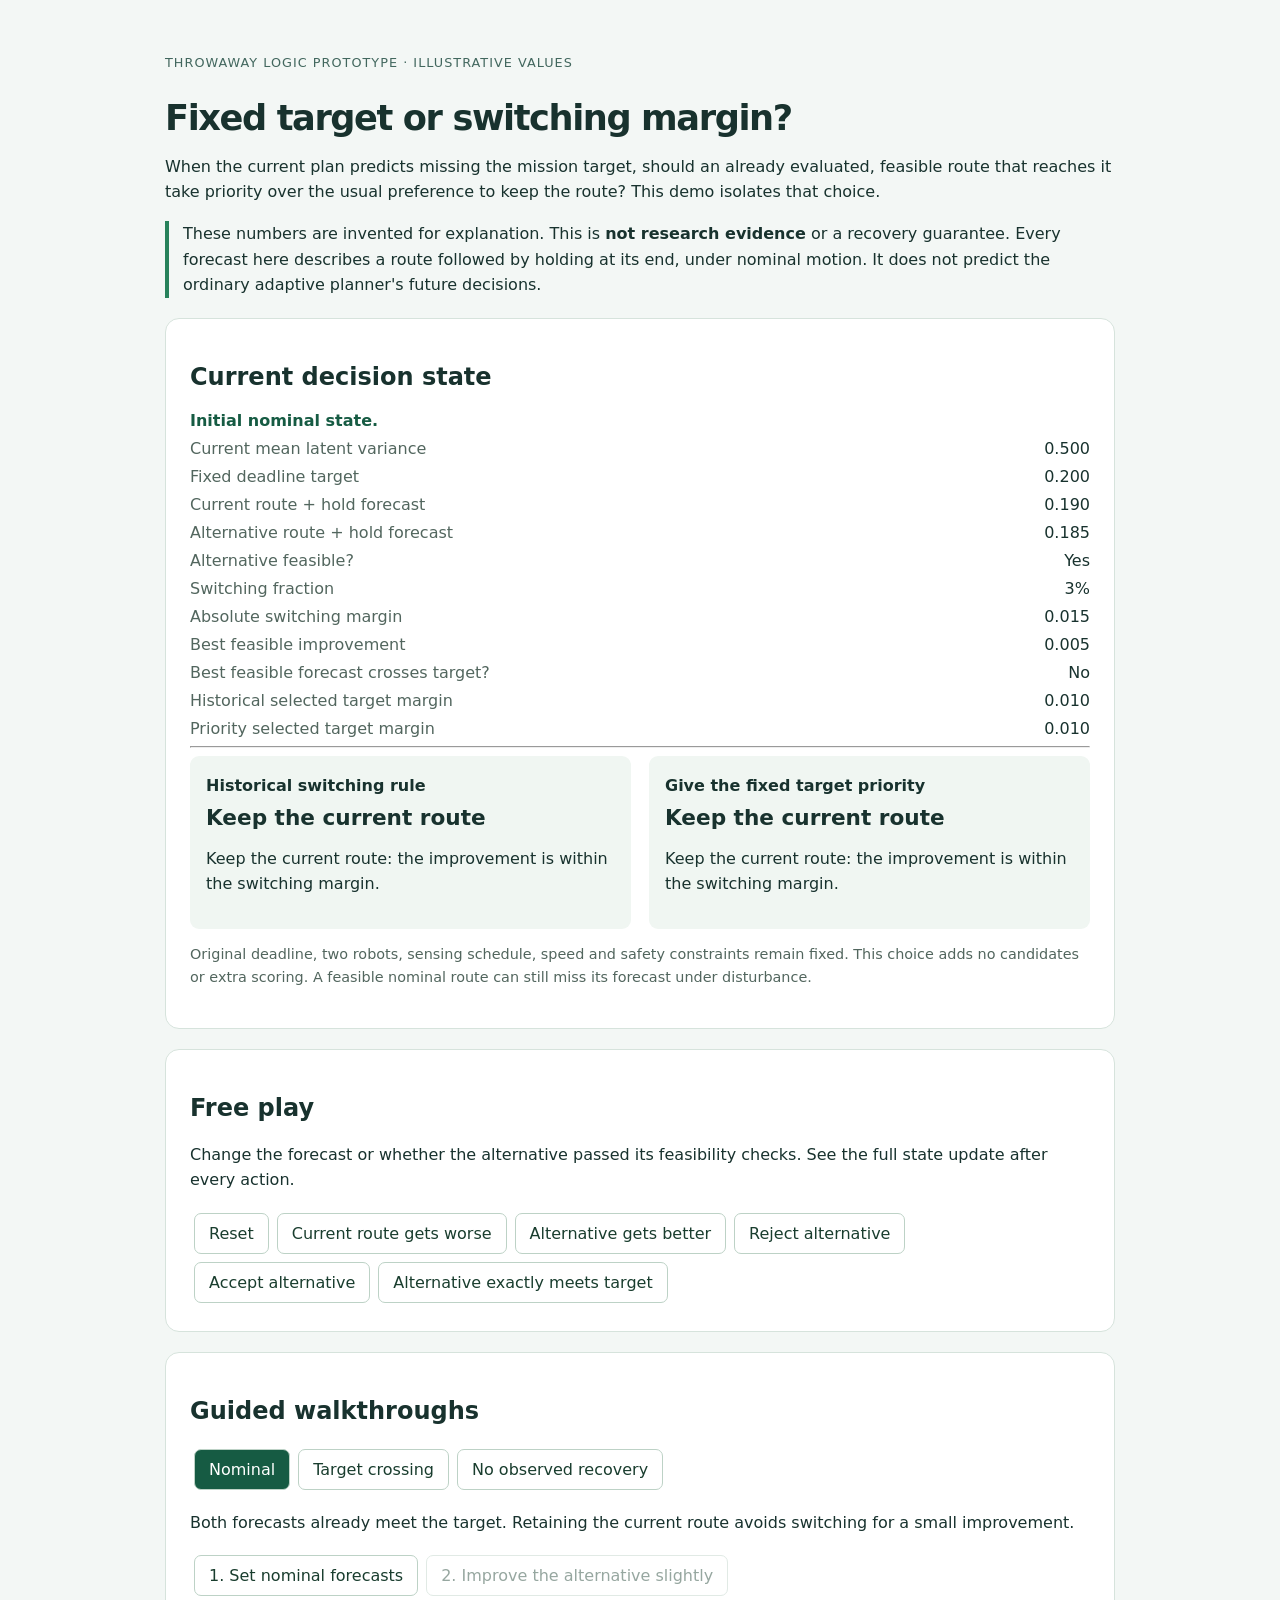
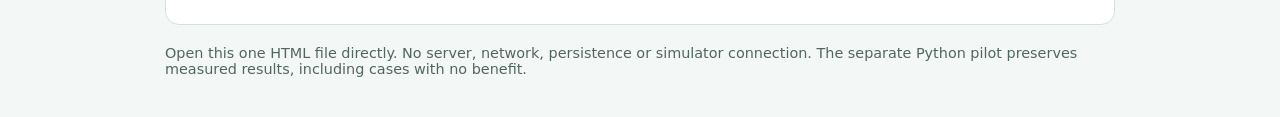
<file: src/attain_sampling/attainability/target_priority_prototype.html>
<!doctype html>
<html lang="en"><meta charset="utf-8"><meta name="viewport" content="width=device-width,initial-scale=1">
<title>Fixed target or switching margin?</title>
<style>
:root{font-family:system-ui,sans-serif;color:#18322e;background:#f3f7f5}body{max-width:950px;margin:auto;padding:40px 24px}h1{font-size:2.2rem;letter-spacing:-.04em;margin-bottom:12px}p{line-height:1.6}.label{font-size:.8rem;text-transform:uppercase;letter-spacing:.08em;color:#42675e}.card{background:white;border:1px solid #d6e3dc;border-radius:14px;padding:24px;margin:20px 0}dl{display:grid;grid-template-columns:1fr 1fr;margin:0;gap:9px}dt{color:#52665e}dd{margin:0;text-align:right;font-variant-numeric:tabular-nums}.results{display:grid;grid-template-columns:1fr 1fr;gap:18px}.results h3{font-size:1rem;margin:4px 0 10px}.result{background:#f0f6f2;padding:16px;border-radius:9px}button{font:inherit;cursor:pointer;padding:10px 14px;margin:4px;border:1px solid #bdd2c6;border-radius:7px;background:white;color:#193d2e}button:hover,button[aria-selected=true]{background:#165b43;color:white}button:disabled{opacity:.45;cursor:default}.muted{color:#52665e;font-size:.9rem}.banner{border-left:4px solid #27825b;padding-left:14px}.tabs{display:flex;flex-wrap:wrap}.value{font-size:1.35rem;font-weight:650}#change{min-height:28px;font-weight:600;color:#165b43}@media(max-width:650px){.results{grid-template-columns:1fr}body{padding:22px 15px}dl{font-size:.9rem}}
</style>
<p class="label">Throwaway logic prototype · illustrative values</p>
<h1>Fixed target or switching margin?</h1>
<p>When the current plan predicts missing the mission target, should an already evaluated, feasible route that reaches it take priority over the usual preference to keep the route? This demo isolates that choice.</p>
<p class="banner">These numbers are invented for explanation. This is <strong>not research evidence</strong> or a recovery guarantee. Every forecast here describes a route followed by holding at its end, under nominal motion. It does not predict the ordinary adaptive planner's future decisions.</p>
<section class="card"><h2>Current decision state</h2><div id="change" role="status"></div><dl id="state"></dl><hr><div class="results"><div class="result"><h3>Historical switching rule</h3><div class="value" id="oldChoice"></div><p id="oldReason"></p></div><div class="result"><h3>Give the fixed target priority</h3><div class="value" id="newChoice"></div><p id="newReason"></p></div></div><p class="muted">Original deadline, two robots, sensing schedule, speed and safety constraints remain fixed. This choice adds no candidates or extra scoring. A feasible nominal route can still miss its forecast under disturbance.</p></section>
<section class="card"><h2>Free play</h2><p>Change the forecast or whether the alternative passed its feasibility checks. See the full state update after every action.</p><div id="actions"></div></section>
<section class="card"><h2>Guided walkthroughs</h2><div class="tabs" role="tablist" id="tabs"></div><p id="story"></p><div id="steps"></div></section>
<footer class="muted">Open this one HTML file directly. No server, network, persistence or simulator connection. The separate Python pilot preserves measured results, including cases with no benefit.</footer>
<script>
// Portable pure selection logic: no DOM, mutation, simulator, clock or persistence.
const TargetPriority = (() => {
  const initial = () => ({current:.5,target:.2,retained:.19,alternative:.185,feasible:true,switchFraction:.03});
  function select(state,priority){
    const best=state.feasible?Math.min(state.retained,state.alternative):state.retained;
    const gain=state.retained-best,margin=state.switchFraction*state.current;
    const crossing=best<=state.target&&state.target<state.retained;
    const replace=(priority&&crossing)||gain>margin;
    return {replace,selected:replace?best:state.retained,best,gain,margin,crossing,
      reason:priority&&crossing?'The feasible alternative reaches the fixed target while the current route misses.':replace?'The alternative improves the forecast by more than the switching margin.':!state.feasible?'The alternative failed feasibility checks and cannot be selected.':'Keep the current route: the improvement is within the switching margin.'};
  }
  function reduce(state,action){
    const next={...state};
    if(action==='reset')return initial();
    if(action==='nominal')return {...initial(),retained:.19,alternative:.185};
    if(action==='crossing')return {...initial(),retained:.205,alternative:.195};
    if(action==='unrecoverable')return {...initial(),retained:.235,alternative:.23};
    if(action==='invalidate')next.feasible=false;
    if(action==='validate')next.feasible=true;
    if(action==='improve')next.alternative=Math.max(0,next.alternative-.005);
    if(action==='worsen')next.retained+=.005;
    if(action==='boundary')next.alternative=next.target;
    return next;
  }
  return {initial,select,reduce};
})();
</script>
<script>
let state=TargetPriority.initial(),scenario=0,step=0;
const descriptions={reset:'Reset to the nominal state.',nominal:'Both routes predict reaching the fixed target.',crossing:'Only the feasible alternative predicts reaching the target.',unrecoverable:'Neither scored route predicts reaching the target.',invalidate:'The alternative failed its feasibility check.',validate:'The alternative passed its feasibility check.',improve:'The alternative forecast fell by 0.005.',worsen:'The current route forecast rose by 0.005.',boundary:'The alternative forecast equals the target exactly.'};
const scenarios=[{title:'Nominal',text:'Both forecasts already meet the target. Retaining the current route avoids switching for a small improvement.',steps:[['Set nominal forecasts','nominal'],['Improve the alternative slightly','improve']]},{title:'Target crossing',text:'The improvement is smaller than the usual switching margin, but it crosses the fixed mission target. Then check the inclusive target boundary.',steps:[['Set a missed target with a feasible alternative','crossing'],['Make the alternative exactly meet the target','boundary'],['Reject that alternative as infeasible','invalidate']]},{title:'No observed recovery',text:'A bounded search that misses the target does not prove impossibility. The rule keeps hysteresis when both forecasts miss. It also never selects a rejected route.',steps:[['Set two forecasts above the target','unrecoverable'],['Reject the alternative','invalidate'],['Restore its feasibility','validate']]}];
function button(label,action){const b=document.createElement('button');b.textContent=label;b.onclick=action;return b;}
function act(action){state=TargetPriority.reduce(state,action);render(descriptions[action]);}
function render(message='Initial nominal state.'){
  const old=TargetPriority.select(state,false),next=TargetPriority.select(state,true),fmt=n=>n.toFixed(3);
  document.querySelector('#change').textContent=message;
  const fields=[['Current mean latent variance',fmt(state.current)],['Fixed deadline target',fmt(state.target)],['Current route + hold forecast',fmt(state.retained)],['Alternative route + hold forecast',fmt(state.alternative)],['Alternative feasible?',state.feasible?'Yes':'No'],['Switching fraction',`${state.switchFraction*100}%`],['Absolute switching margin',fmt(next.margin)],['Best feasible improvement',fmt(next.gain)],['Best feasible forecast crosses target?',next.crossing?'Yes':'No'],['Historical selected target margin',fmt(state.target-old.selected)],['Priority selected target margin',fmt(state.target-next.selected)]];
  const dl=document.querySelector('#state');dl.replaceChildren();for(const [key,value]of fields){const dt=document.createElement('dt'),dd=document.createElement('dd');dt.textContent=key;dd.textContent=value;dl.append(dt,dd);}
  for(const [prefix,result]of [['old',old],['new',next]]){document.querySelector(`#${prefix}Choice`).textContent=result.replace?'Choose the alternative':'Keep the current route';document.querySelector(`#${prefix}Reason`).textContent=result.reason;}
  const tabs=document.querySelector('#tabs');tabs.replaceChildren();scenarios.forEach((s,i)=>{const b=button(s.title,()=>{scenario=i;step=0;state=TargetPriority.initial();render('Walkthrough reset to its known starting state.');});b.setAttribute('role','tab');b.setAttribute('aria-selected',i===scenario);tabs.append(b);});
  document.querySelector('#story').textContent=scenarios[scenario].text;
  const steps=document.querySelector('#steps');steps.replaceChildren();scenarios[scenario].steps.forEach(([label,action],i)=>{const b=button(`${i+1}. ${label}`,()=>{step=i+1;act(action);});b.disabled=i!==step;steps.append(b);});
}
for(const [label,action]of [['Reset','reset'],['Current route gets worse','worsen'],['Alternative gets better','improve'],['Reject alternative','invalidate'],['Accept alternative','validate'],['Alternative exactly meets target','boundary']])document.querySelector('#actions').append(button(label,()=>act(action)));
render();
</script></html>
</file>
